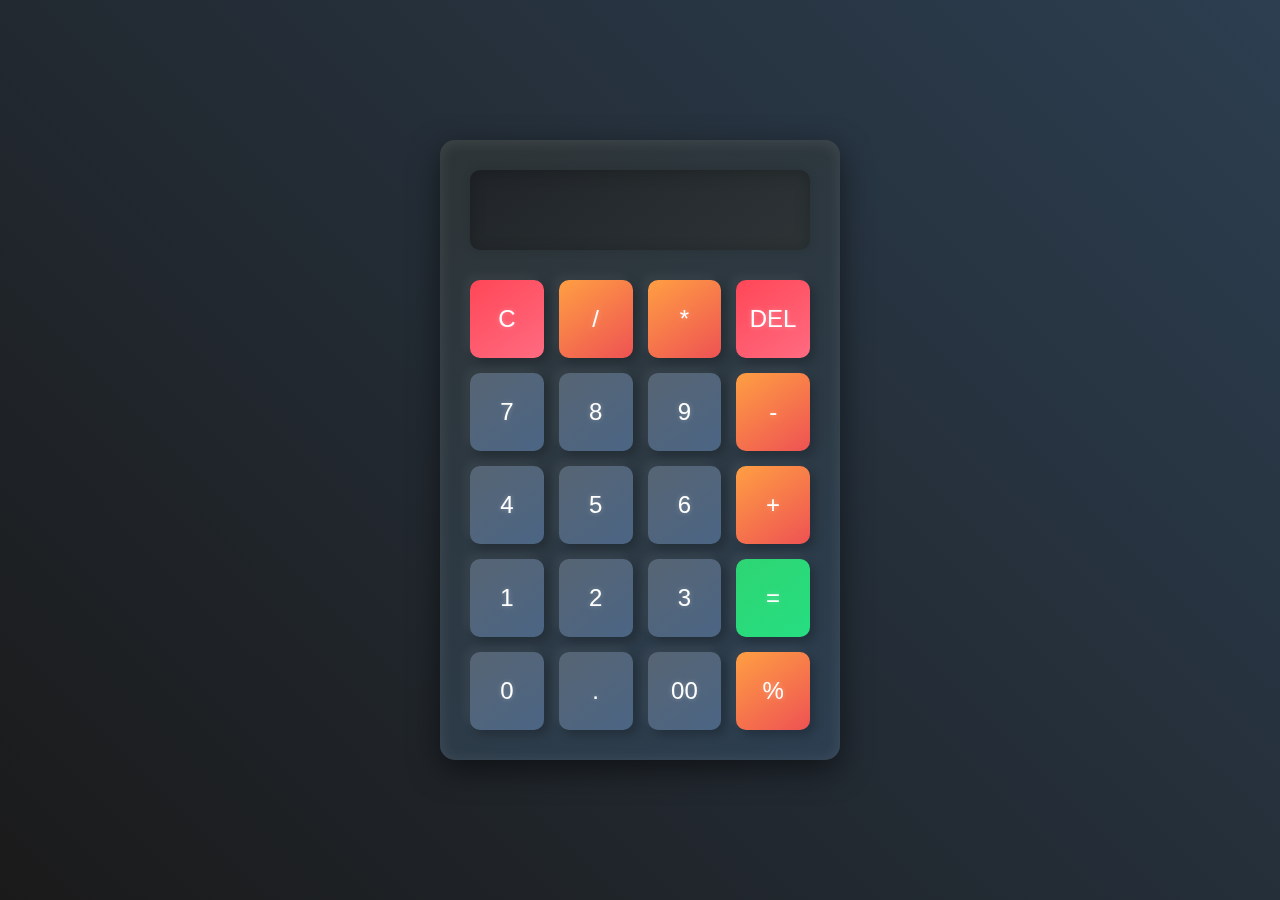
<file: index.html>
<!DOCTYPE html>
<html lang="en">
<head>
    <meta charset="UTF-8">
    <meta name="viewport" content="width=device-width, initial-scale=1.0">
    <title>Calculator</title>
    <link rel="stylesheet" href="styles.css">
</head>
<body>
    <div class="calculator">
        <div class="display">
            <input type="text" id="screen" readonly>
        </div>
        <div class="buttons">
            <button class="clear">C</button>
            <button class="operator">/</button>
            <button class="operator">*</button>
            <button class="delete">DEL</button>
            
            <button class="number">7</button>
            <button class="number">8</button>
            <button class="number">9</button>
            <button class="operator">-</button>
            
            <button class="number">4</button>
            <button class="number">5</button>
            <button class="number">6</button>
            <button class="operator">+</button>
            
            <button class="number">1</button>
            <button class="number">2</button>
            <button class="number">3</button>
            <button class="equals">=</button>
            
            <button class="number">0</button>
            <button class="number">.</button>
            <button class="number">00</button>
            <button class="operator">%</button>
        </div>
    </div>
    <script src="script.js"></script>
</body>
</html>
</file>
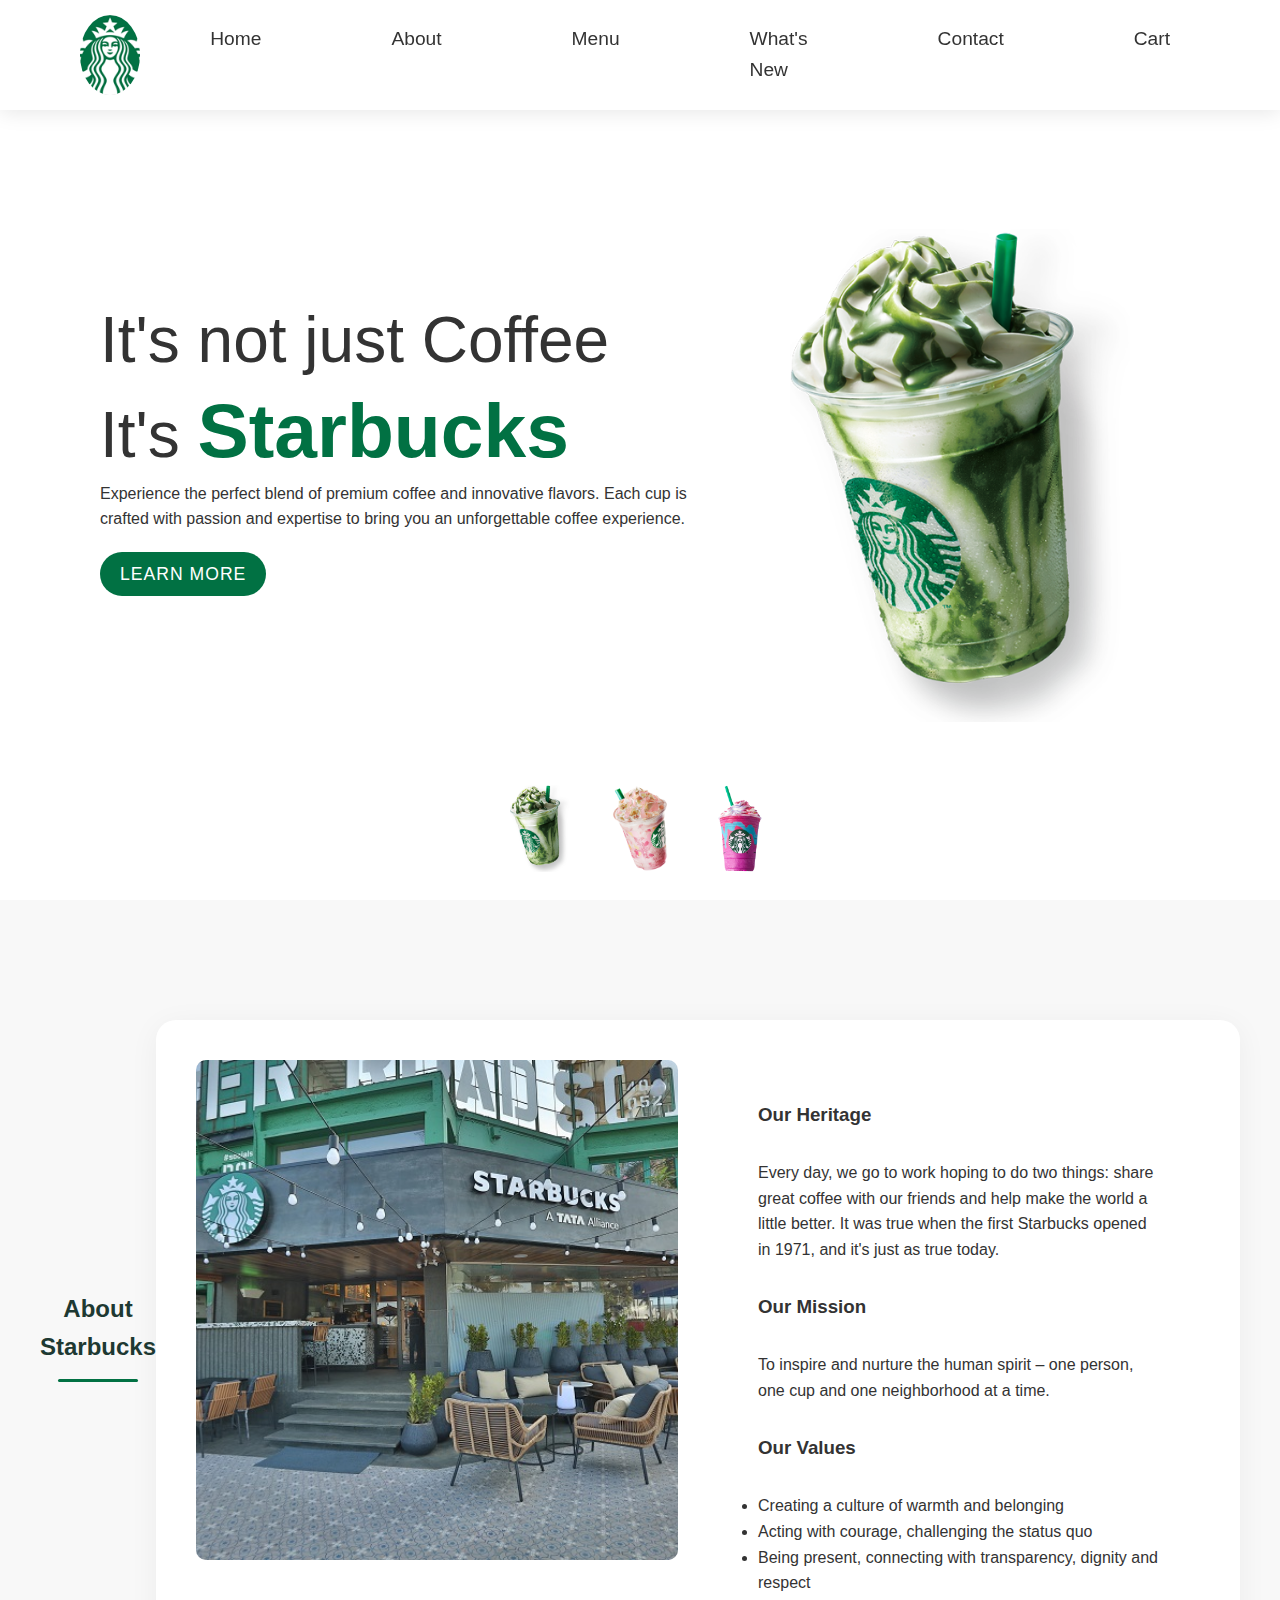
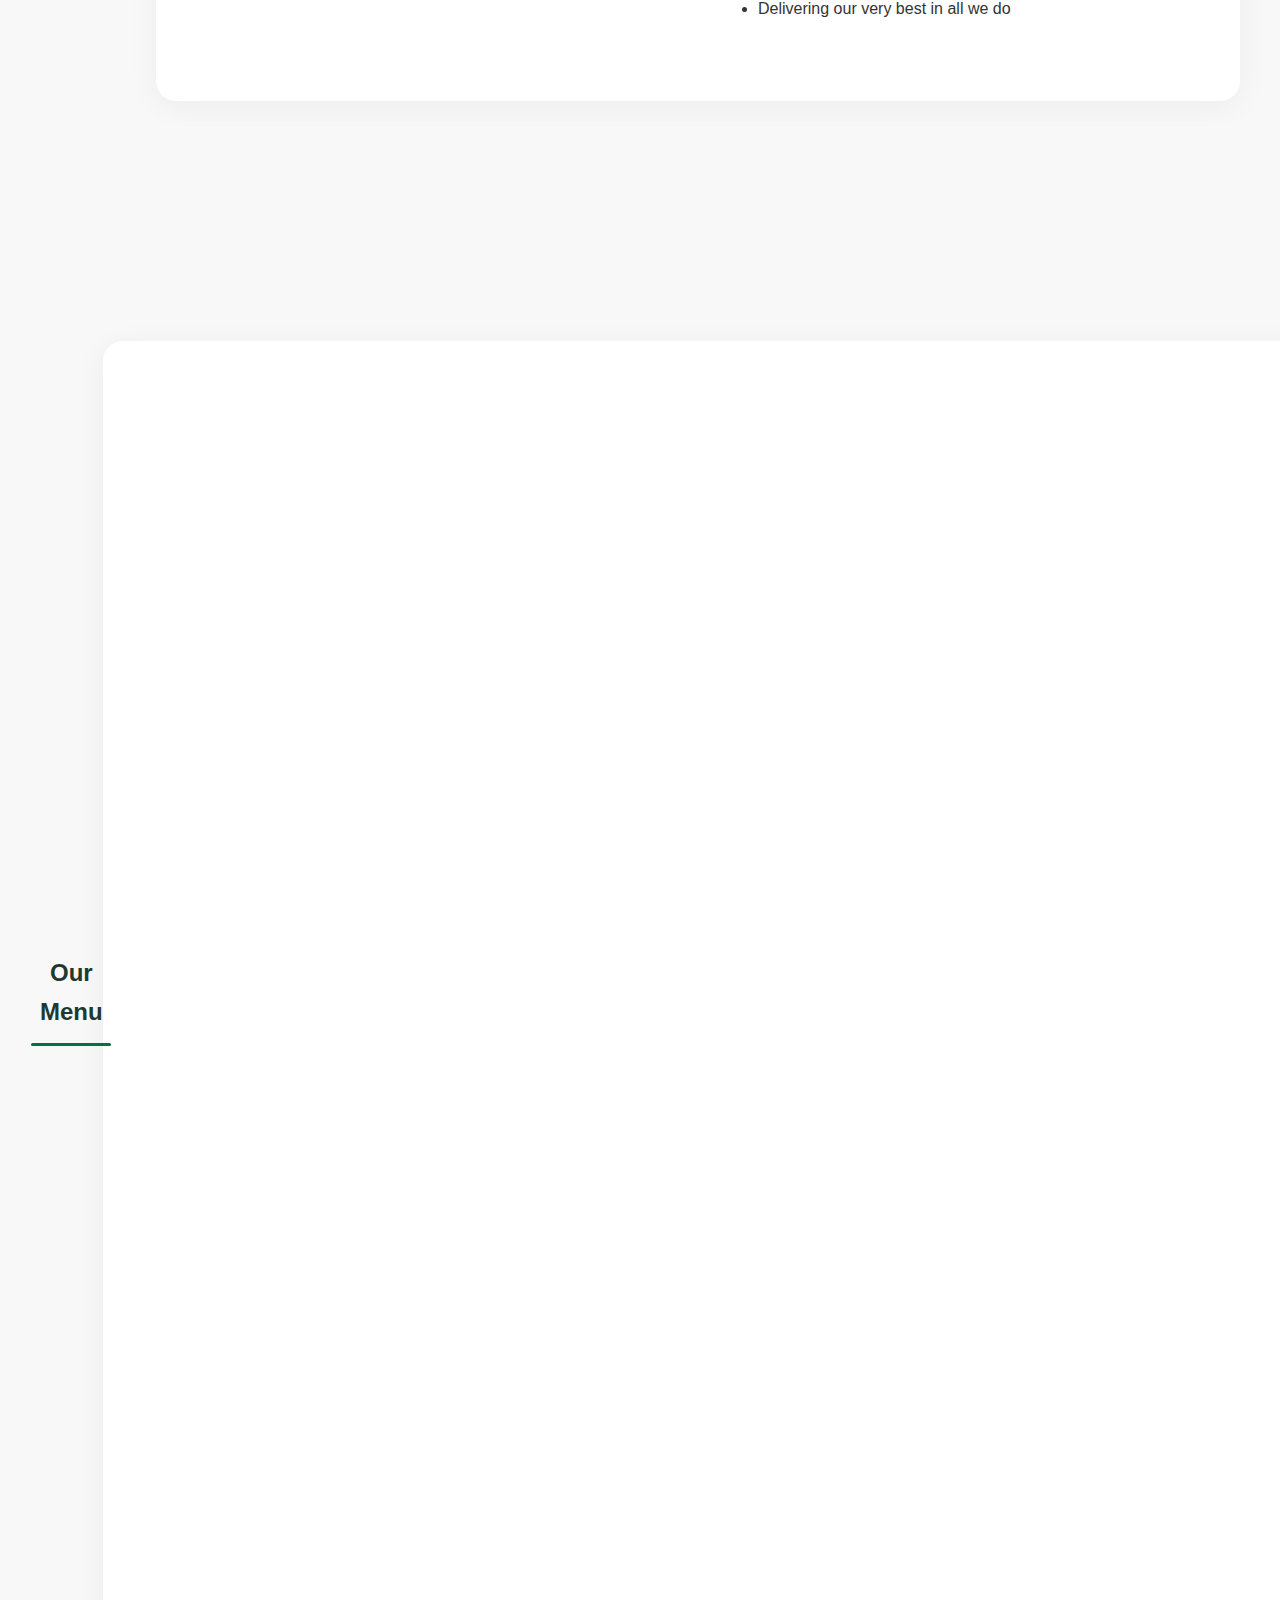
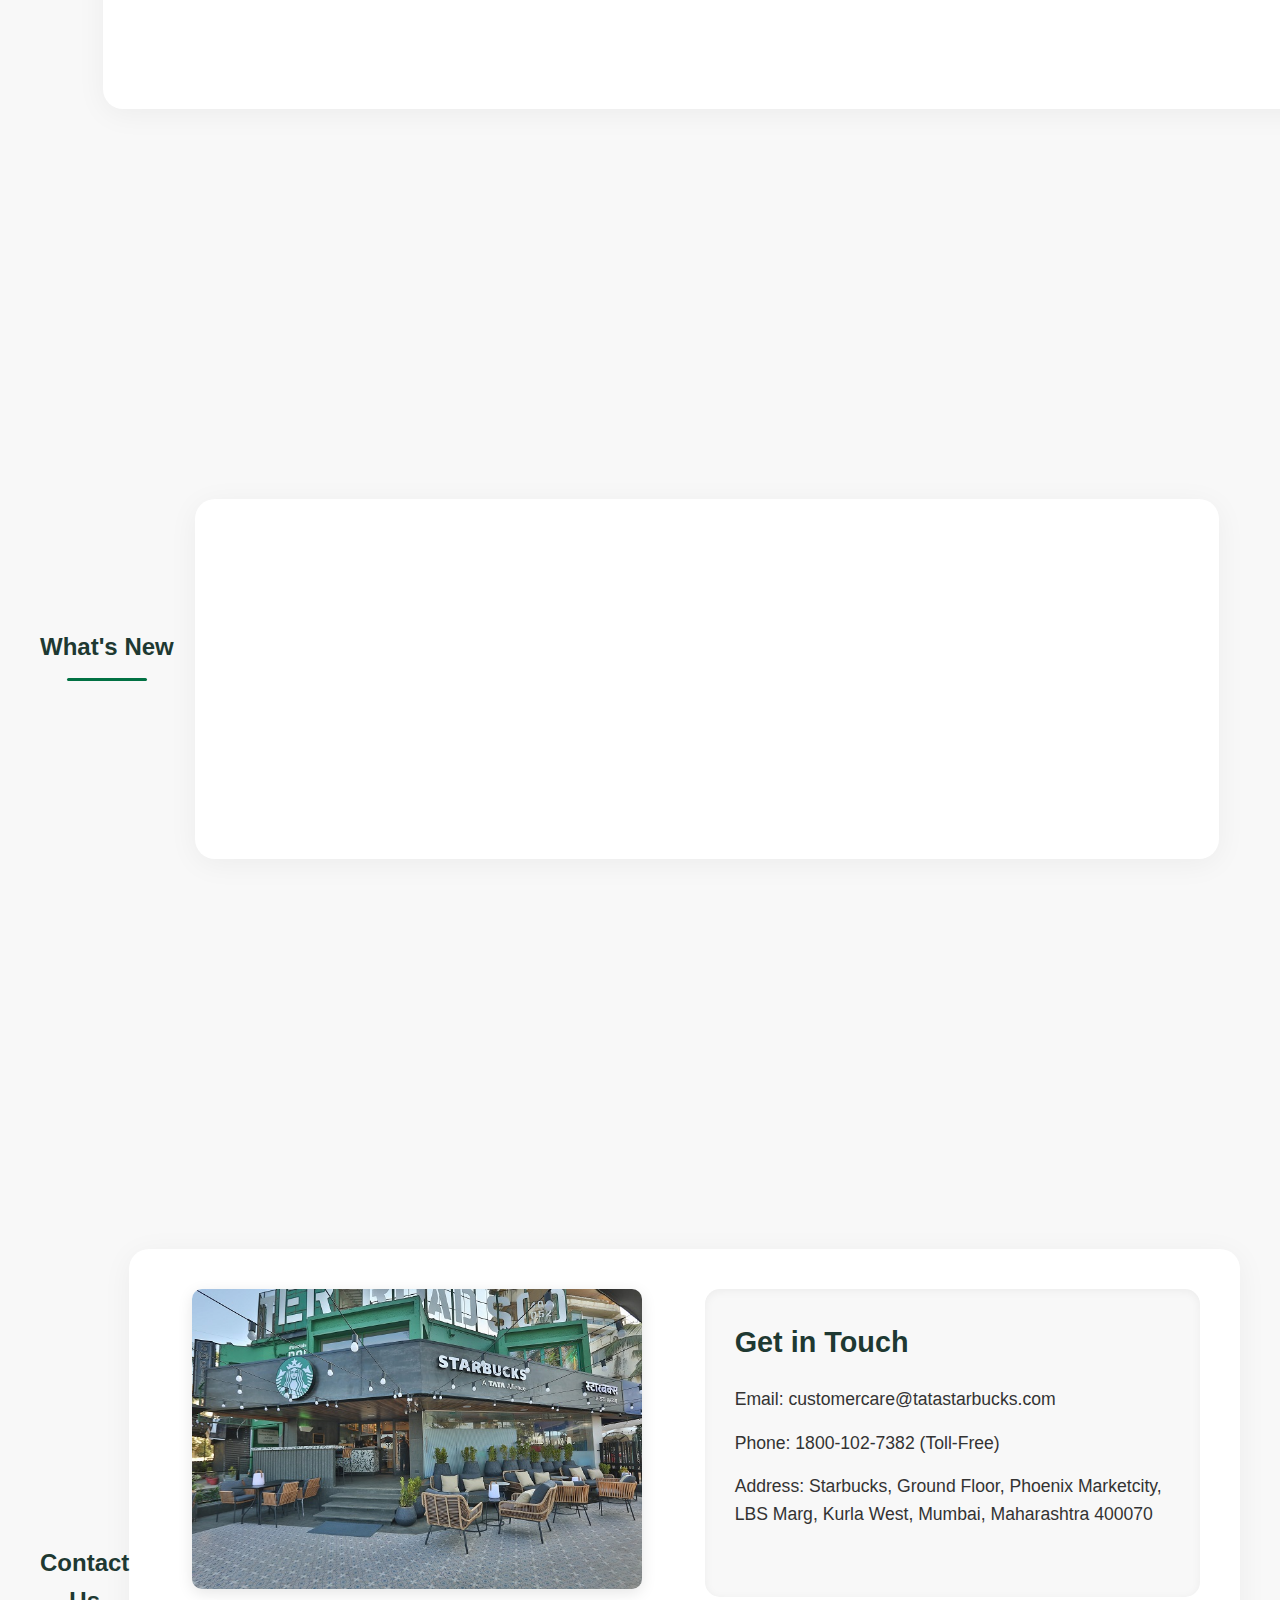
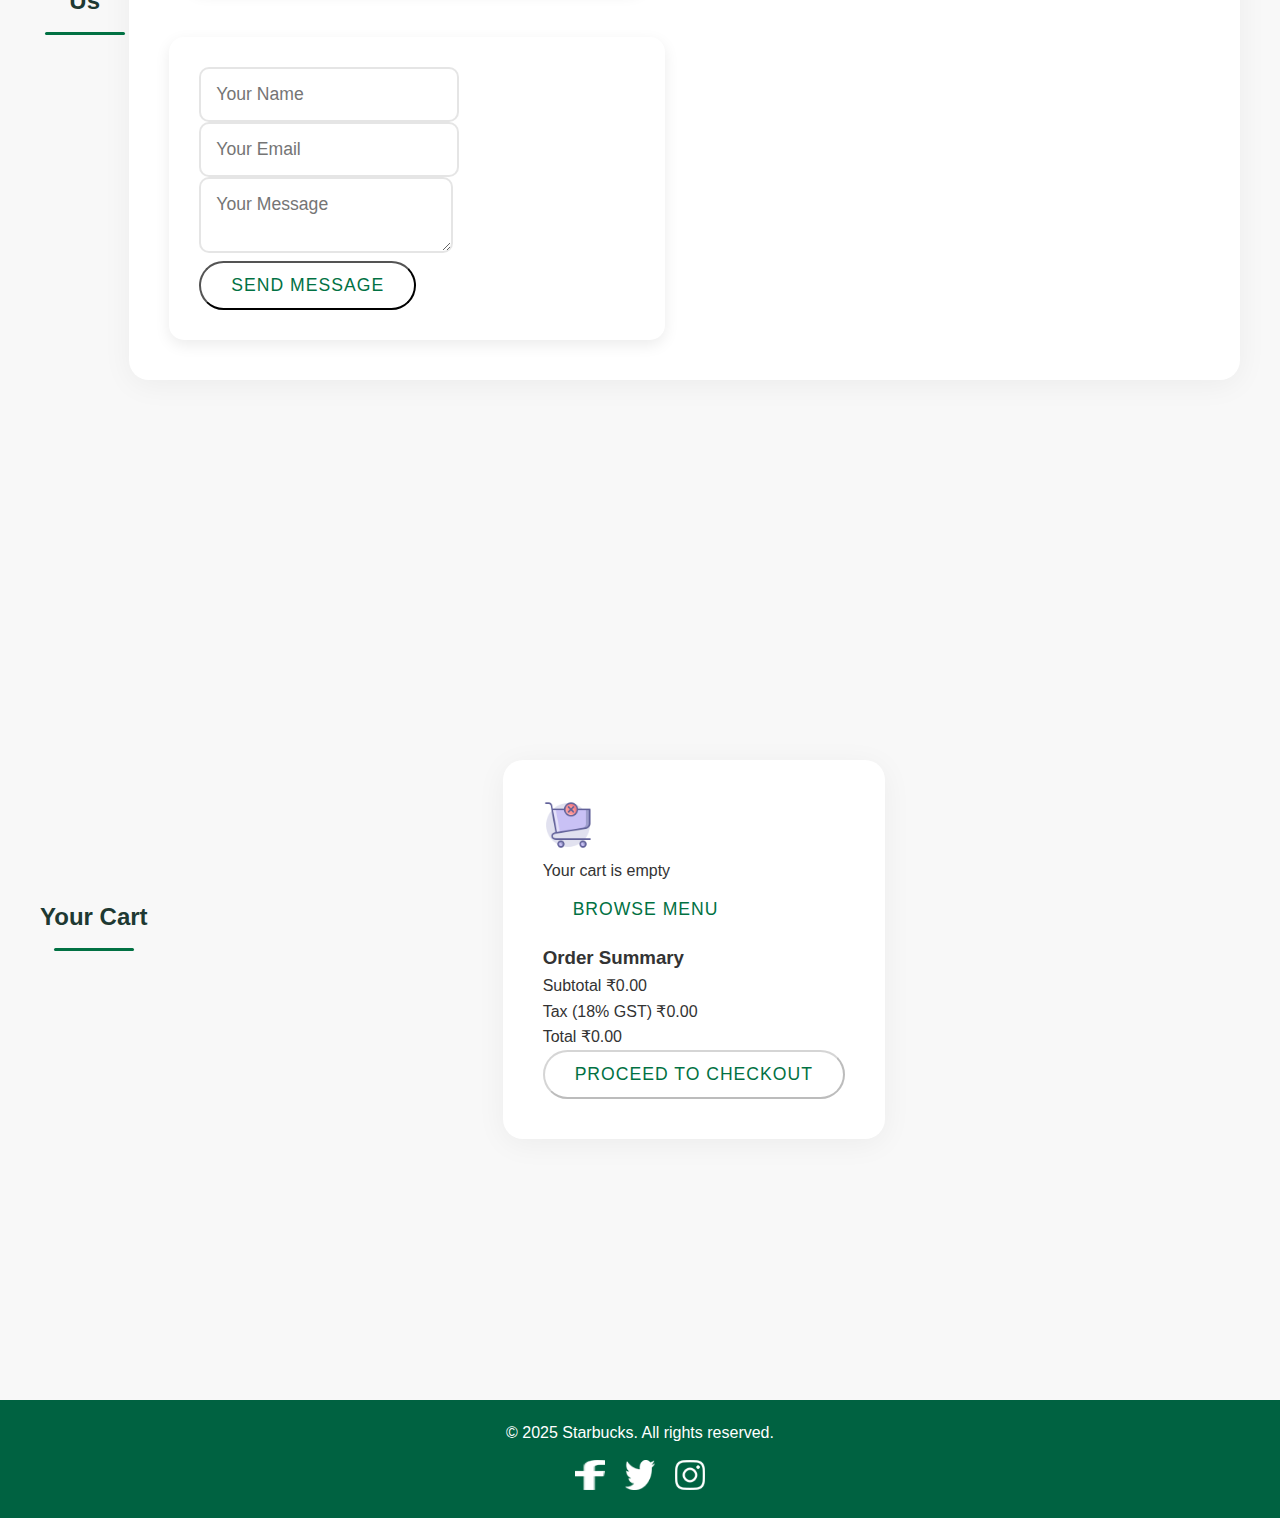
<file: Landing Page/index.html>
<!DOCTYPE html>
<html lang="en">
<head>
  <meta charset="UTF-8">
  <meta name="viewport" content="width=device-width, initial-scale=1.0">
  <title>Starbucks Landing Page</title>
  <link rel="stylesheet" href="styles.css">
  <link rel="stylesheet" href="https://unpkg.com/aos@next/dist/aos.css" />
</head>
<body>
  <section id="home" class="main">
    <header>
      <a href="#" class="logo">
        <img src="images/logo.png" alt="Starbucks Logo">
      </a>
      <button class="hamburger" onclick="toggleNavbar()">☰</button>
      <nav>
        <ul class="nav-list">
          <li><a href="#home">Home</a></li>
          <li><a href="#about">About</a></li>
          <li><a href="#menu">Menu</a></li>
          <li><a href="#whats-new">What's New</a></li>
          <li><a href="#contact">Contact</a></li>
          <li><a href="#cart">Cart</a></li>
        </ul>
      </nav>
    </header>

    <div class="content">
      <div class="textBox">
        <h2>It's not just Coffee<br>It's <span class="starbucks-text">Starbucks</span></h2>
        <p>Experience the perfect blend of premium coffee and innovative flavors. Each cup is crafted with passion and expertise to bring you an unforgettable coffee experience.</p>
        <a href="#" class="btn">Learn More</a>
      </div>
      <div class="imgBox">
        <img src="images/img1.png" class="starbucks">
      </div>
    </div>

    <ul class="thumb">
      <li><img src="images/img1.png" onclick="imgSlider(this.src); changeCircleColor('#017143'); changeTextColor('#ffffff')"></li>
      <li><img src="images/img2.png" onclick="imgSlider(this.src); changeCircleColor('#eb7495'); changeTextColor('#ffffff')"></li>
      <li><img src="images/img2.2.png" onclick="imgSlider(this.src); changeCircleColor('#d752b1'); changeTextColor('#ffffff')"></li>
    </ul>
  </section>

  <section id="about" class="page-section">
    <h2>About Starbucks</h2>
    <div class="about-container">
      <div class="about-image">
        <img src="images/mumbai-store.jpg" alt="Starbucks Store Mumbai">
      </div>
      <div class="about-content">
        <h3>Our Heritage</h3>
        <p>Every day, we go to work hoping to do two things: share great coffee with our friends and help make the world a little better. It was true when the first Starbucks opened in 1971, and it's just as true today.</p>
        <h3>Our Mission</h3>
        <p>To inspire and nurture the human spirit – one person, one cup and one neighborhood at a time.</p>
        <h3>Our Values</h3>
        <ul>
          <li>Creating a culture of warmth and belonging</li>
          <li>Acting with courage, challenging the status quo</li>
          <li>Being present, connecting with transparency, dignity and respect</li>
          <li>Delivering our very best in all we do</li>
        </ul>
      </div>
    </div>
  </section>

  <section id="menu" class="page-section">
    <h2>Our Menu</h2>
    <div class="menu-grid">
        <div class="menu-item" data-aos="fade-up" data-aos-delay="100">
            <h3>Hot Coffees</h3>
            <div class="menu-list">
                <div class="menu-product">
                    <img src="images/img3.png">
                    <p>Caffè Americano</p>
                    <span>₹329</span>
                </div>
                <div class="menu-product">
                    <img src="images/img4.png">
                    <p>Cappuccino</p>
                    <span>₹369</span>
                </div>
                <div class="menu-product">
                    <img src="images/img5.png">
                    <p>Flat White</p>
                    <span>₹395</span>
                </div>
            </div>
        </div>

        <div class="menu-item" data-aos="fade-up" data-aos-delay="200">
            <h3>Cold Drinks</h3>
            <div class="menu-list">
                <div class="menu-product">
                    <img src="images/img6.png">
                    <p>Iced Coffee</p>
                    <span>₹329</span>
                </div>
                <div class="menu-product">
                    <img src="images/img7.png">
                    <p>Cold Brew</p>
                    <span>₹369</span>
                </div>
                <div class="menu-product">
                    <img src="images/img8.png">
                    <p>Nitro Cold Brew</p>
                    <span>₹409</span>
                  </div>
            </div>
        </div>

        <div class="menu-item" data-aos="fade-up" data-aos-delay="300">
            <h3>Frappuccino Blended</h3>
            <div class="menu-list">
                <div class="menu-product">
                    <img src="images/img9.png">
                    <p lang="en">Caramel Frappuccino</p>
                    <span>₹449</span>
                </div>
                <div class="menu-product">
                    <img src="images/img10.png">
                    <p lang="en">Mocha Frappuccino</p>
                    <span>₹449</span>
                </div>
                <div class="menu-product">
                    <img src="images/img11.png">
                    <p lang="en">Java Chip Frappuccino</p>
                    <span>₹495</span>
                    </div>
            </div>
        </div>

        <div class="menu-item" data-aos="fade-up" data-aos-delay="400">
            <h3>Hot Teas</h3>
            <div class="menu-list">
                <div class="menu-product">
                    <img src="images/img12.png">
                    <p>Chai Tea Latte</p>
                    <span>₹369</span>
                </div>
                <div class="menu-product">
                    <img src="images/img3.png">
                    <p>Earl Grey Tea</p>
                    <span>₹245</span>
                </div>
                <div class="menu-product">
                    <img src="images/img3.png">
                    <p>Green Tea Latte</p>
                    <span>₹369</span>
            </div>
        </div>
    </div>
  </section>

  <section id="whats-new" class="page-section">
    <h2>What's New</h2>
    <div class="news-container">
      <div class="news-item" data-aos="fade-right">
        <img src="images/img16.png" alt="Fall Specials">
        <h3>Fall Season Specials</h3>
        <p>Try our new Pumpkin Cream Cold Brew and Maple Pecan Latte!</p>
      </div>
      <div class="news-item" data-aos="fade-left">
        <img src="images/img15.png" alt="Rewards Program">
        <h3>Rewards Program</h3>
        <p>Join now and get free drinks with every 150 stars!</p>
      </div>
    </div>
  </section>

  <section id="contact" class="page-section">
    <h2>Contact Us</h2>
    <div class="contact-container">
      <div class="contact-image">
        <img src="images/mumbai-store.jpg" alt="Starbucks Store Mumbai">
      </div>
      <div class="contact-info">
        <h3>Get in Touch</h3>
        <p>Email: customercare@tatastarbucks.com</p>
        <p>Phone: 1800-102-7382 (Toll-Free)</p>
        <p>Address: Starbucks, Ground Floor, Phoenix Marketcity, LBS Marg, Kurla West, Mumbai, Maharashtra 400070</p>
      </div>
      <form class="contact-form" onsubmit="return showThankYouMessage(event)">
        <input type="text" placeholder="Your Name" required>
        <input type="email" placeholder="Your Email" required>
        <textarea placeholder="Your Message" required></textarea>
        <button type="submit" class="btn animate-btn">Send Message</button>
      </form>
    </div>
  </section>

  <section id="cart" class="page-section">
    <h2>Your Cart</h2>
    <div class="cart-container">
      <div class="cart-items">
        <!-- Cart items will be dynamically added here -->
        <div class="empty-cart-message">
          <img src="images/empty-cart.png" alt="Empty Cart" style="width: 50px; height: auto;">
          <p>Your cart is empty</p>
          <a href="#menu" class="btn">Browse Menu</a>
        </div>
      </div>  
      <div class="cart-summary">
        <h3>Order Summary</h3>
        <div class="summary-details">
          <div class="summary-row">
            <span>Subtotal</span>
            <span>₹0.00</span>
          </div>
          <div class="summary-row">
            <span>Tax (18% GST)</span>
            <span>₹0.00</span>
          </div>
          <div class="summary-row total">
            <span>Total</span>
            <span>₹0.00</span>
          </div>
        </div>
        <button class="btn checkout-btn animate-btn" disabled>Proceed to Checkout</button>
      </div>
    </div>
  </section>

  <div id="popup" class="popup">
    <div class="popup-content">
      <h3>Thank You! 🎉</h3>
      <p>Your message has been sent successfully.</p>
      <button onclick="closePopup()" class="btn">Close</button>
    </div>
  </div>

  <div id="order-popup" class="popup">
    <div class="popup-content">
        <h3>Order Placed Successfully! 🎉</h3>
        <p>Thank you for your order. Your coffee will be ready soon!</p>
        <button onclick="closeOrderPopup()" class="btn animate-btn">Close</button>
    </div>
  </div>

  <footer>
    <p>&copy; 2025 Starbucks. All rights reserved.</p>
    <div class="social-links">
      <a href="#"><img src="images/facebook.png" alt="Facebook"></a>
      <a href="#"><img src="images/twitter.png" alt="Twitter"></a>
      <a href="#"><img src="images/instagram.png" alt="Instagram"></a>
    </div>
  </footer>
  
  <script src="https://unpkg.com/aos@next/dist/aos.js"></script>
  <script>
    AOS.init({
      duration: 800,
      once: true,
      offset: 100
    });
  </script>
  <script src="script.js"></script>
  <script>
    function toggleNavbar() {
        console.log("Hamburger clicked!"); // Debugging line
        const nav = document.querySelector('nav');
        nav.classList.toggle('active');
    }
  </script>
</body>
</html>
</file>
<file: styles.css>
* {
    margin: 0;
    padding: 0;
    box-sizing: border-box;
}

body {
    display: flex;
    justify-content: center;
    align-items: center;
    min-height: 100vh;
    background: linear-gradient(45deg, #1a1a1a, #2c3e50);
    perspective: 1000px;
}

.calculator {
    background: linear-gradient(145deg, #2d3436, #2c3e50);
    border-radius: 15px;
    padding: 30px;
    box-shadow: 0 10px 30px rgba(0,0,0,0.5),
                inset 0 2px 15px rgba(255,255,255,0.1);
    animation: slideIn 0.5s ease, float 6s ease-in-out infinite;
    width: 400px;
    transform-style: preserve-3d;
    backdrop-filter: blur(10px);
}

.display {
    margin-bottom: 30px;
}

#screen {
    width: 100%;
    height: 80px;
    border: none;
    background: linear-gradient(145deg, #202428, #2d3436);
    color: #ecf0f1;
    font-size: 36px;
    text-align: right;
    padding: 15px 20px;
    border-radius: 10px;
    transition: all 0.3s ease;
    box-shadow: inset 0 2px 15px rgba(0,0,0,0.2),
                0 0 10px rgba(0,0,0,0.1);
    text-shadow: 0 0 5px rgba(46, 213, 115, 0.5);
}

#screen:focus {
    box-shadow: inset 0 2px 5px rgba(0,0,0,0.1), 
                0 0 10px rgba(73, 173, 255, 0.4);
    outline: none;
}

.buttons {
    display: grid;
    grid-template-columns: repeat(4, 1fr);
    gap: 15px;
}

button {
    padding: 25px;
    font-size: 24px;
    border: none;
    border-radius: 10px;
    cursor: pointer;
    color: white;
    transition: all 0.3s ease;
    position: relative;
    overflow: hidden;
    min-height: 70px;
    background: linear-gradient(145deg, #2d3436, #2c3e50);
    box-shadow: 5px 5px 10px rgba(0,0,0,0.2),
                -5px -5px 10px rgba(255,255,255,0.05);
    text-shadow: 0 0 5px rgba(255,255,255,0.3);
    display: flex;
    justify-content: center;
    align-items: center;
    text-align: center;
}

button:hover {
    transform: translateY(-3px) scale(1.05);
    box-shadow: 0 5px 15px rgba(0,0,0,0.3);
    background: linear-gradient(145deg, #3d4446, #3c4e60);
}

button:active {
    transform: translateY(2px) scale(0.95);
    box-shadow: 0 2px 5px rgba(0,0,0,0.2);
}

button::after {
    content: '';
    position: absolute;
    top: 50%;
    left: 50%;
    width: 100%;
    height: 100%;
    background: rgba(255, 255, 255, 0.2);
    transform: translate(-50%, -50%) scale(0);
    border-radius: 50%;
    opacity: 0;
    transition: all 0.3s ease;
}

button:active::after {
    transform: translate(-50%, -50%) scale(2);
    opacity: 1;
    transition: 0s;
}

.operator {
    background: linear-gradient(145deg, #ff9f43, #ee5253);
    animation: glow 2s infinite;
}

.operator:hover {
    background: linear-gradient(145deg, #ffaf53, #fe6263);
}

.equals {
    background: linear-gradient(145deg, #2ed573, #26de81);
    animation: glow 2s infinite;
}

.equals:hover {
    background: linear-gradient(145deg, #3ee583, #36ee91);
}

.clear, .delete {
    background: linear-gradient(145deg, #ff4757, #ff6b81);
}

.clear:hover, .delete:hover {
    background: linear-gradient(145deg, #ff5767, #ff7b91);
}

.number {
    background: linear-gradient(145deg, #576574, #4b6584);
}

.number:hover {
    background: linear-gradient(145deg, #677584, #5b7594);
}

@keyframes float {
    0%, 100% {
        transform: translateY(0) rotate3d(1, 1, 0, 0deg);
    }
    50% {
        transform: translateY(-10px) rotate3d(1, 1, 0, 2deg);
    }
}

@keyframes glow {
    0%, 100% {
        filter: brightness(1);
    }
    50% {
        filter: brightness(1.2);
    }
}

@keyframes slideIn {
    from {
        opacity: 0;
        transform: translateY(-50px) rotate3d(1, 1, 0, 30deg);
    }
    to {
        opacity: 1;
        transform: translateY(0) rotate3d(1, 1, 0, 0deg);
    }
}

/* Add ripple effect animation */
.ripple {
    position: absolute;
    background: rgba(255,255,255,0.3);
    border-radius: 50%;
    transform: scale(0);
    animation: ripple 0.6s linear;
    pointer-events: none;
}

@keyframes ripple {
    to {
        transform: scale(4);
        opacity: 0;
    }
}

/* Add this to the existing pulse animation */
@keyframes pulse {
    0% {
        box-shadow: 0 0 0 0 rgba(255,255,255,0.4),
                    inset 0 0 10px rgba(255,255,255,0.1);
    }
    70% {
        box-shadow: 0 0 0 10px rgba(255,255,255,0),
                    inset 0 0 15px rgba(255,255,255,0.2);
    }
    100% {
        box-shadow: 0 0 0 0 rgba(255,255,255,0),
                    inset 0 0 10px rgba(255,255,255,0.1);
    }
}
</file>
<file: Landing Page/styles.css>
/* General Styles */
body {
  font-family: 'Helvetica Neue', Arial, sans-serif;
  margin: 0;
  padding: 0;
  color: #333;
  line-height: 1.6;
}

/* Updated Header and Navigation Styles */
header {
  position: fixed; /* Make navbar stay at top */
  top: 0;
  left: 0;
  width: 100%;
  padding: 15px 80px;
  display: flex;
  justify-content: space-between;
  align-items: center;
  background: rgba(255, 255, 255, 0.98);
  box-shadow: 0 2px 20px rgba(0, 0, 0, 0.1);
  z-index: 1000;
  transition: all 0.3s ease;
}

header .logo {
  display: inline-block;
  border-radius: 50%;
  overflow: hidden;
  width: 80px;
  height: 80px;
  transition: all 0.3s ease;
}

header .logo img {
  width: 100%;
  height: 100%;
  object-fit: cover;
  transition: transform 0.5s ease;
}

/* Logo hover animations */
header .logo:hover {
  box-shadow: 0 0 15px rgba(1, 113, 67, 0.5);
}

header .logo:hover img {
  transform: scale(1.2) rotate(10deg);
}

.hamburger {
  display: none;
  font-size: 30px;
  background: none;
  border: none;
  cursor: pointer;
}

.nav-list {
  display: flex;
  list-style: none;
}

.nav-list li {
  margin: 0 15px;
}

nav ul {
  display: flex;
  gap: 30px;
}

nav ul li {
  list-style: none;
  position: relative;
}

nav ul li a {
  color: #1e3932;
  text-decoration: none;
  font-size: 1.2em;
  font-weight: 600;
  padding: 8px 15px;
  border-radius: 20px;
  transition: all 0.3s ease;
}

/* Underline animation for nav links */
nav ul li a::after {
  content: '';
  position: absolute;
  bottom: -5px;
  left: 0;
  width: 0;
  height: 2px;
  background: #006241;
  transition: width 0.3s ease;
}

nav ul li a:hover {
  background: rgba(1, 113, 67, 0.1);
}

nav ul li a:hover::after {
  width: 100%;
}

/* Active link style */
nav ul li a.active {
  color: #006241;
}

nav ul li a.active::after {
  width: 100%;
}

/* Scroll effect for header */
header.scrolled {
  padding: 15px 100px;
  background: rgba(255, 255, 255, 0.98);
  box-shadow: 0 5px 20px rgba(0, 0, 0, 0.1);
}

/* Mobile menu button */
.menu-btn {
  display: none;
  cursor: pointer;
}

/* Responsive styles */
@media (max-width: 991px) {
  header {
    padding: 15px 40px;
  }
  
  .menu-btn {
    display: block;
    font-size: 24px;
    color: #1e3932;
  }
  
  nav ul {
    position: fixed;
    top: 80px;
    left: -100%;
    width: 100%;
    height: calc(100vh - 80px);
    background: #fff;
    flex-direction: column;
    align-items: center;
    padding-top: 40px;
    gap: 25px;
    transition: 0.5s ease;
  }
  
  nav ul.active {
    left: 0;
  }
  
  nav ul li a {
    font-size: 1.2em;
  }
}

/* Hero Section */
#hero {
  background-image: url('https://images.unsplash.com/photo-1509042239860-f550ce710b93');
  background-size: cover;
  background-position: center;
  height: 400px;
  display: flex;
  align-items: center;
  justify-content: center;
  text-align: center;
  color: white;
}

#hero h1 {
  font-size: 3rem;
  margin-bottom: 10px;
}

#hero p {
  font-size: 1.2rem;
  margin-bottom: 20px;
}

.btn {
  position: relative;
  display: inline-block;
  padding: 12px 30px;
  background: #ffffff;
  color: #017143;
  border-radius: 40px;
  font-weight: 500;
  letter-spacing: 1px;
  text-decoration: none;
  font-size: 1.1em;
  text-transform: uppercase;
  overflow: hidden;
  transition: 0.5s;
  z-index: 1;
  box-shadow: 0 5px 15px rgba(255, 255, 255, 0.3);
}

/* Button hover effect */
.btn:hover {
  background: #f5f5f5;
  color: #017143;
  box-shadow: 0 5px 20px rgba(255, 255, 255, 0.5);
  transform: translateY(-2px);
}

/* Button click effect */
.btn:active {
  transform: translateY(0);
  box-shadow: 0 2px 10px rgba(1, 113, 67, 0.3);
}

/* Button shine animation */
.btn::before {
  content: '';
  position: absolute;
  top: 0;
  left: -100%;
  width: 100%;
  height: 100%;
  background: linear-gradient(
    90deg,
    transparent,
    rgba(255, 255, 255, 0.2),
    transparent
  );
  transition: 0.5s;
  z-index: -1;
}

.btn:hover::before {
  left: 100%;
  animation: shine 1.5s;
}

@keyframes shine {
  0% {
    left: -100%;
  }
  100% {
    left: 100%;
  }
}

/* Pulsing animation */
.btn.pulse {
  animation: pulse 2s infinite;
}

@keyframes pulse {
  0% {
    box-shadow: 0 0 0 0 rgba(255, 255, 255, 0.4);
  }
  70% {
    box-shadow: 0 0 0 10px rgba(255, 255, 255, 0);
  }
  100% {
    box-shadow: 0 0 0 0 rgba(255, 255, 255, 0);
  }
}

/* Featured Products */
#featured {
  padding: 40px 20px;
  text-align: center;
}

#featured h2 {
  font-size: 2rem;
  margin-bottom: 20px;
}

.product-slider {
  display: flex;
  gap: 20px;
  justify-content: center;
}

/* Footer */
footer {
  background-color: #006241;
  color: white;
  text-align: center;
  padding: 20px;
}

.social-links {
  margin-top: 15px;
  display: flex;
  justify-content: center;
  gap: 20px;
}

.social-links a {
  display: inline-block;
  transition: transform 0.3s ease;
}

.social-links img {
  width: 30px;
  height: 30px;
  filter: brightness(0) invert(1); /* Makes the icons white */
}

.social-links a:hover {
  transform: translateY(-5px);
}

/* Responsive Design */
@media (max-width: 768px) {
  header {
    flex-direction: column;
    text-align: center;
  }

  #hero h1 {
    font-size: 2rem;
  }
}

* {
  margin: 0;
  padding: 0;
  box-sizing: border-box;
  font-family: 'Poppins', sans-serif;
}

section {
  position: relative;
  width: 100%;
  min-height: 100vh;
  padding: 100px;
  display: flex;
  justify-content: space-between;
  align-items: center;
  background: #fff;
}

header ul {
  position: relative;
  display: flex;
}

header ul li {
  list-style: none;
}

header ul li a {
  display: inline-block;
  color: #333;
  font-weight: 400;
  margin-left: 40px;
  text-decoration: none;
}

.content {
  position: relative;
  width: 100%;
  display: flex;
  justify-content: space-between;
  align-items: center;
}

.content .textBox {
  position: relative;
  max-width: 600px;
}

.content .textBox h2 {
  color: #333;
  font-size: 4em;
  line-height: 1.4em;
  font-weight: 500;
}

.content .textBox h2 span {
  color: #017143;
  font-size: 1.2em;
  font-weight: 900;
}

.content .textBox p {
  color: #333;
}

.content .textBox a {
  display: inline-block;
  margin-top: 20px;
  padding: 8px 20px;
  background: #017143;
  color: #fff;
  border-radius: 40px;
  font-weight: 500;
  letter-spacing: 1px;
  text-decoration: none;
}

.content .imgBox {
  width: 600px;
  display: flex;
  justify-content: flex-end;
  padding-right: 50px;
  margin-top: 50px;
}

.content .imgBox img {
  max-width: 340px;
}

.thumb {
  position: absolute;
  left: 50%;
  bottom: 20px;
  transform: translateX(-50%);
  display: flex;
}

.thumb li {
  list-style: none;
  display: inline-block;
  margin: 0 20px;
  cursor: pointer;
  transition: 0.5s;
}

.thumb li:hover {
  transform: translateY(-15px);
}

.thumb li img {
  max-width: 60px;
}

@media (max-width: 991px) {
  header {
    padding: 20px;
  }
  
  section {
    padding: 20px;
    padding-bottom: 120px;
  }
  
  .content {
    flex-direction: column;
    margin-top: 100px;
  }
  
  .content .textBox h2 {
    font-size: 2.5em;
    margin-bottom: 15px;
  }
  
  .content .imgBox {
    max-width: 100%;
    justify-content: center;
  }
  
  .content .imgBox img {
    max-width: 300px;
  }
  
  .thumb li img {
    max-width: 40px;
  }
}

/* Page Sections */
.page-section {
  padding: 120px 40px;
  position: relative;
  background: #f8f8f8;
}

.page-section > div {
  background: white;
  border-radius: 20px;
  box-shadow: 0 5px 30px rgba(0, 0, 0, 0.05);
  padding: 40px;
  max-width: 1400px;
  margin: 0 auto;
}

.page-section h2 {
  text-align: center;
  margin-bottom: 50px;
  color: #1e3932;
  position: relative;
  padding-bottom: 15px;
}

.page-section h2::after {
  content: '';
  position: absolute;
  bottom: 0;
  left: 50%;
  transform: translateX(-50%);
  width: 80px;
  height: 3px;
  background: #017143;
  border-radius: 2px;
}

/* Menu Styles */
.menu-grid {
  display: grid;
  grid-template-columns: repeat(auto-fit, minmax(380px, 1fr));
  gap: 2rem;
  padding: 2rem;
}

.menu-item {
  background: #fff;
  border-radius: 15px;
  box-shadow: 0 5px 15px rgba(0, 0, 0, 0.08);
  overflow: hidden;
  transition: all 0.3s ease;
  border: 1px solid rgba(0, 0, 0, 0.05);
  padding: 20px;
}

.menu-item:hover {
  transform: translateY(-5px);
  box-shadow: 0 8px 25px rgba(0, 0, 0, 0.1);
}

.menu-item img {
  width: 100%;
  height: 200px;
  object-fit: cover;
}

.menu-item h3 {
  color: #1e3932;
  padding: 20px;
  margin: 0;
  border-bottom: 1px solid rgba(0, 0, 0, 0.05);
  font-size: 1.5em;
}

.menu-list {
  padding: 15px 20px;
}

.menu-product {
  display: flex;
  justify-content: space-between;
  align-items: center;
  margin-bottom: 25px;
  gap: 20px;
  padding: 20px;
  border-bottom: 1px solid rgba(0, 0, 0, 0.05);
}

.menu-product:last-child {
  border-bottom: none;
}

.menu-product img {
  width: 80px;
  height: 80px;
  object-fit: cover;
  border-radius: 50%;
  transition: transform 0.3s ease;
}

.menu-product:hover img {
  transform: scale(1.2) rotate(10deg);
}

.menu-product p {
  flex: 1;
  margin: 0;
  font-size: 1.3em;
  color: #1e3932;
  font-weight: 500;
}

.menu-product span {
  font-size: 1.2em;
  background: #017143;
  color: white;
  padding: 8px 20px;
  border-radius: 25px;
  font-weight: 600;
}

/* News Styles */
.news-container {
  display: grid;
  grid-template-columns: repeat(auto-fit, minmax(300px, 1fr));
  gap: 30px;
}

.news-item {
  background: white;
  border-radius: 15px;
  box-shadow: 0 5px 15px rgba(0, 0, 0, 0.08);
  overflow: hidden;
  transition: all 0.3s ease;
  border: 1px solid rgba(0, 0, 0, 0.05);
}

.news-item:hover {
  transform: translateY(-5px);
  box-shadow: 0 8px 25px rgba(0, 0, 0, 0.1);
}

.news-item img {
  width: 100%;
  height: 200px;
  object-fit: cover;
  border-radius: 10px 10px 0 0;
  margin-bottom: 15px;
}

/* Contact Styles */
.contact-container {
  display: grid;
  grid-template-columns: 1fr 1fr;
  gap: 40px;
  background: white;
  border-radius: 20px;
  overflow: hidden;
}

.contact-image {
  position: relative;
  max-width: 600px;  /* Limit maximum width */
  margin: 0 auto;    /* Center the image container */
}

.contact-image img {
  width: 100%;
  height: 300px;    /* Reduce height for medium size */
  object-fit: cover;
  border-radius: 10px;
  box-shadow: 0 4px 15px rgba(0, 0, 0, 0.1);
  transition: transform 0.3s ease, box-shadow 0.3s ease;
}

/* Optional hover effect */
.contact-image:hover img {
  transform: scale(1.02);
  box-shadow: 0 6px 20px rgba(0, 0, 0, 0.15);
}

.contact-info {
  background: #f8f8f8;
  border-radius: 15px;
  padding: 30px;
  box-shadow: inset 0 2px 10px rgba(0, 0, 0, 0.05);
}

.contact-info h3 {
  color: #1e3932;
  font-size: 1.8em;
  margin-bottom: 20px;
}

.contact-info p {
  font-size: 1.1em;
  margin-bottom: 15px;
  display: flex;
  align-items: center;
  gap: 10px;
}

.contact-form {
  background: white;
  padding: 30px;
  border-radius: 15px;
  box-shadow: 0 5px 15px rgba(0, 0, 0, 0.08);
}

.contact-form input,
.contact-form textarea {
  padding: 15px;
  font-size: 1.1em;
  border: 2px solid rgba(0, 0, 0, 0.1);
  border-radius: 10px;
  transition: all 0.3s ease;
}

.contact-form input:focus,
.contact-form textarea:focus {
  border-color: #017143;
  outline: none;
  box-shadow: 0 0 0 3px rgba(1, 113, 67, 0.1);
}

@media (max-width: 768px) {
  .page-section {
    padding: 80px 20px;
  }
  
  .page-section > div {
    padding: 20px;
  }
  
  .about-container,
  .contact-container {
    grid-template-columns: 1fr;
  }
  
  .menu-grid {
    grid-template-columns: 1fr;
    padding: 0 15px;
  }
  
  .menu-item img {
    height: 150px;
  }
  
  .menu-product {
    padding: 15px;
    margin-bottom: 15px;
  }
  
  .menu-product img {
    width: 60px;
    height: 60px;
  }
  
  .menu-product p {
    font-size: 1.1em;
  }
  
  .menu-product span {
    font-size: 1.1em;
    padding: 6px 15px;
  }
  
  .contact-image img {
    height: 200px;  /* Even smaller on mobile */
  }
}

/* Image hover animations for all product images */
.imgBox img,
.menu-product img,
.news-item img,
.thumb li img {
  transition: transform 0.5s ease;
}

.imgBox:hover img {
  transform: scale(1.05) rotate(5deg);
}

.menu-product:hover img {
  transform: scale(1.2) rotate(10deg);
}

.news-item:hover img {
  transform: scale(1.05);
}

.thumb li:hover img {
  transform: translateY(-15px) rotate(10deg);
}

/* Add smooth transition to all images */
img {
  transition: all 0.3s ease;
}

/* Add About section styles */
.about-container {
  display: grid;
  grid-template-columns: 1fr 1fr;
  gap: 40px;
  background: white;
  border-radius: 20px;
  overflow: hidden;
}

.about-image img {
  width: 100%;
  height: 500px;
  object-fit: cover;
  border-radius: 10px;
  transition: transform 0.5s ease;
}

.about-image:hover img {
  transform: scale(1.05);
}

.about-content {
  padding: 40px;
  display: grid;
  gap: 30px;
}

.about-box {
  background: #fff;
  border-radius: 15px;
  padding: 25px;
  box-shadow: 0 5px 15px rgba(0, 0, 0, 0.08);
  border: 1px solid rgba(0, 0, 0, 0.05);
  transition: transform 0.3s ease, box-shadow 0.3s ease;
}

.about-box:hover {
  transform: translateY(-5px);
  box-shadow: 0 8px 25px rgba(0, 0, 0, 0.1);
}

.about-box h3 {
  color: #017143;
  font-size: 1.6em;
  margin-bottom: 15px;
  padding-bottom: 10px;
  border-bottom: 2px solid rgba(1, 113, 67, 0.1);
}

.about-box p {
  color: #444;
  line-height: 1.8;
  margin: 0;
}

.about-box ul {
  list-style: none;
  padding: 0;
  margin: 0;
}

.about-box ul li {
  padding: 12px 0;
  border-bottom: 1px solid rgba(0, 0, 0, 0.05);
  color: #444;
  display: flex;
  align-items: center;
}

.about-box ul li:last-child {
  border-bottom: none;
  padding-bottom: 0;
}

.about-box ul li::before {
  content: '✓';
  color: #017143;
  margin-right: 10px;
  font-weight: bold;
}

@media (max-width: 768px) {
  .about-container {
    grid-template-columns: 1fr;
  }
  
  .about-image img {
    height: 300px;
  }
  
  .about-content {
    padding: 20px;
    gap: 20px;
  }
  
  .about-box {
    padding: 20px;
  }
  
  .about-box h3 {
    font-size: 1.4em;
  }
}

/* Popup Styles */
.popup {
  display: none;
  position: fixed;
  top: 0;
  left: 0;
  width: 100%;
  height: 100%;
  background-color: rgba(0, 0, 0, 0.5);
  z-index: 1000;
  justify-content: center;
  align-items: center;
}

.popup.show {
  display: flex;
  animation: fadeIn 0.3s;
}

.popup-content {
  background: white;
  padding: 30px;
  border-radius: 10px;
  text-align: center;
  max-width: 400px;
  width: 90%;
  box-shadow: 0 5px 20px rgba(0, 0, 0, 0.2);
  animation: slideIn 0.3s;
}

.popup-content h3 {
  color: #017143;
  margin-bottom: 15px;
}

.popup-content p {
  margin-bottom: 20px;
  color: #333;
}

.popup-content .btn {
  background: #017143;
  color: white;
  border: none;
  cursor: pointer;
}

@keyframes fadeIn {
  from { opacity: 0; }
  to { opacity: 1; }
}

@keyframes slideIn {
  from { transform: translateY(-100px); opacity: 0; }
  to { transform: translateY(0); opacity: 1; }
}

.starbucks-text {
    color: #017143;
    transition: color 0.3s ease;
}

.seasonal-drinks {
  padding: 2rem;
  text-align: center;
  background-color: #FFF8F0;
}

.seasonal-drinks h2 {
  color: #D35400;
  font-size: 2.5rem;
  margin-bottom: 2rem;
}

.drink-container {
  display: flex;
  justify-content: center;
  gap: 2rem;
  flex-wrap: wrap;
}

.drink-card {
  background: white;
  border-radius: 12px;
  padding: 1rem;
  box-shadow: 0 4px 8px rgba(0,0,0,0.1);
  max-width: 300px;
  transition: transform 0.3s ease;
}

.drink-card:hover {
  transform: translateY(-5px);
}

.drink-card img {
  width: 100%;
  height: 200px;
  object-fit: cover;
  border-radius: 8px;
}

.drink-card h3 {
  color: #8B4513;
  margin: 1rem 0;
}

.drink-card p {
  color: #666;
  line-height: 1.5;
}

.cart-sidebar {
    position: fixed;
    right: -400px;
    top: 0;
    width: 400px;
    height: 100vh;
    background: white;
    box-shadow: -2px 0 5px rgba(0,0,0,0.1);
    transition: right 0.3s;
    z-index: 1000;
    padding: 1rem;
}

.cart-sidebar.active {
    right: 0;
}

.cart-toggle {
    position: fixed;
    bottom: 2rem;
    right: 2rem;
    background: #017143;
    color: white;
    padding: 1rem;
    border-radius: 50%;
    cursor: pointer;
    box-shadow: 0 2px 5px rgba(0,0,0,0.2);
    z-index: 999;
}

#cart-count {
    position: absolute;
    top: -8px;
    right: -8px;
    background: #ff4444;
    color: white;
    border-radius: 50%;
    padding: 0.25rem 0.5rem;
    font-size: 0.8rem;
}

.cart-header {
    display: flex;
    justify-content: space-between;
    align-items: center;
    margin-bottom: 1rem;
}

.close-cart {
    background: none;
    border: none;
    font-size: 1.5rem;
    cursor: pointer;
}

#cart-items {
    max-height: calc(100vh - 200px);
    overflow-y: auto;
}

.menu-product.compact {
    display: flex;
    align-items: center;
    padding: 1rem;
    background: #fff;
    border-radius: 8px;
    box-shadow: 0 2px 5px rgba(0,0,0,0.1);
    margin-bottom: 1rem;
}

.menu-product.compact img {
    width: 60px;
    height: 60px;
    object-fit: cover;
    margin-right: 1rem;
}

.product-details {
    flex: 1;
    display: flex;
    justify-content: space-between;
    align-items: center;
}

.product-details p {
    margin: 0;
    font-weight: 500;
}

.add-to-cart {
    background: #017143;
    color: white;
    border: none;
    padding: 0.5rem 1rem;
    border-radius: 4px;
    cursor: pointer;
    transition: background 0.3s;
}

.add-to-cart:hover {
    background: #015535;
}

.animate-btn {
  position: relative;
  overflow: hidden;
  transition: 0.5s;
}

.animate-btn:hover {
  letter-spacing: 2px;
}

.animate-btn::before {
  content: '';
  position: absolute;
  top: 0;
  left: 0;
  width: 100%;
  height: 100%;
  background: rgba(255, 255, 255, 0.1);
  transform: translateX(-100%);
  transition: 0.5s;
  z-index: -1;
}

.animate-btn:hover::before {
  transform: translateX(0);
}

.popup-message {
    position: fixed;
    bottom: 20px;
    right: 20px;
    background: #017143;
    color: white;
    padding: 15px 25px;
    border-radius: 5px;
    animation: slideIn 0.5s ease-out, fadeOut 0.5s ease-out 1.5s;
    z-index: 1000;
}

@keyframes slideIn {
    from {
        transform: translateX(100%);
        opacity: 0;
    }
    to {
        transform: translateX(0);
        opacity: 1;
    }
}

@keyframes fadeOut {
    from {
        opacity: 1;
    }
    to {
        opacity: 0;
    }
}

@media (max-width: 768px) {
  .hamburger {
    display: block;
  }

  nav {
    display: none; /* Hide nav by default */
    width: 100%;
    background: white;
    position: absolute;
    top: 60px; /* Adjust based on header height */
    left: 0;
    z-index: 1000;
  }

  nav.active {
    display: block; /* Show nav when active */
  }

  .nav-list {
    flex-direction: column;
    padding: 10px 0;
  }

  .nav-list li {
    margin: 10px 0;
    text-align: center;
  }
}
</file>
